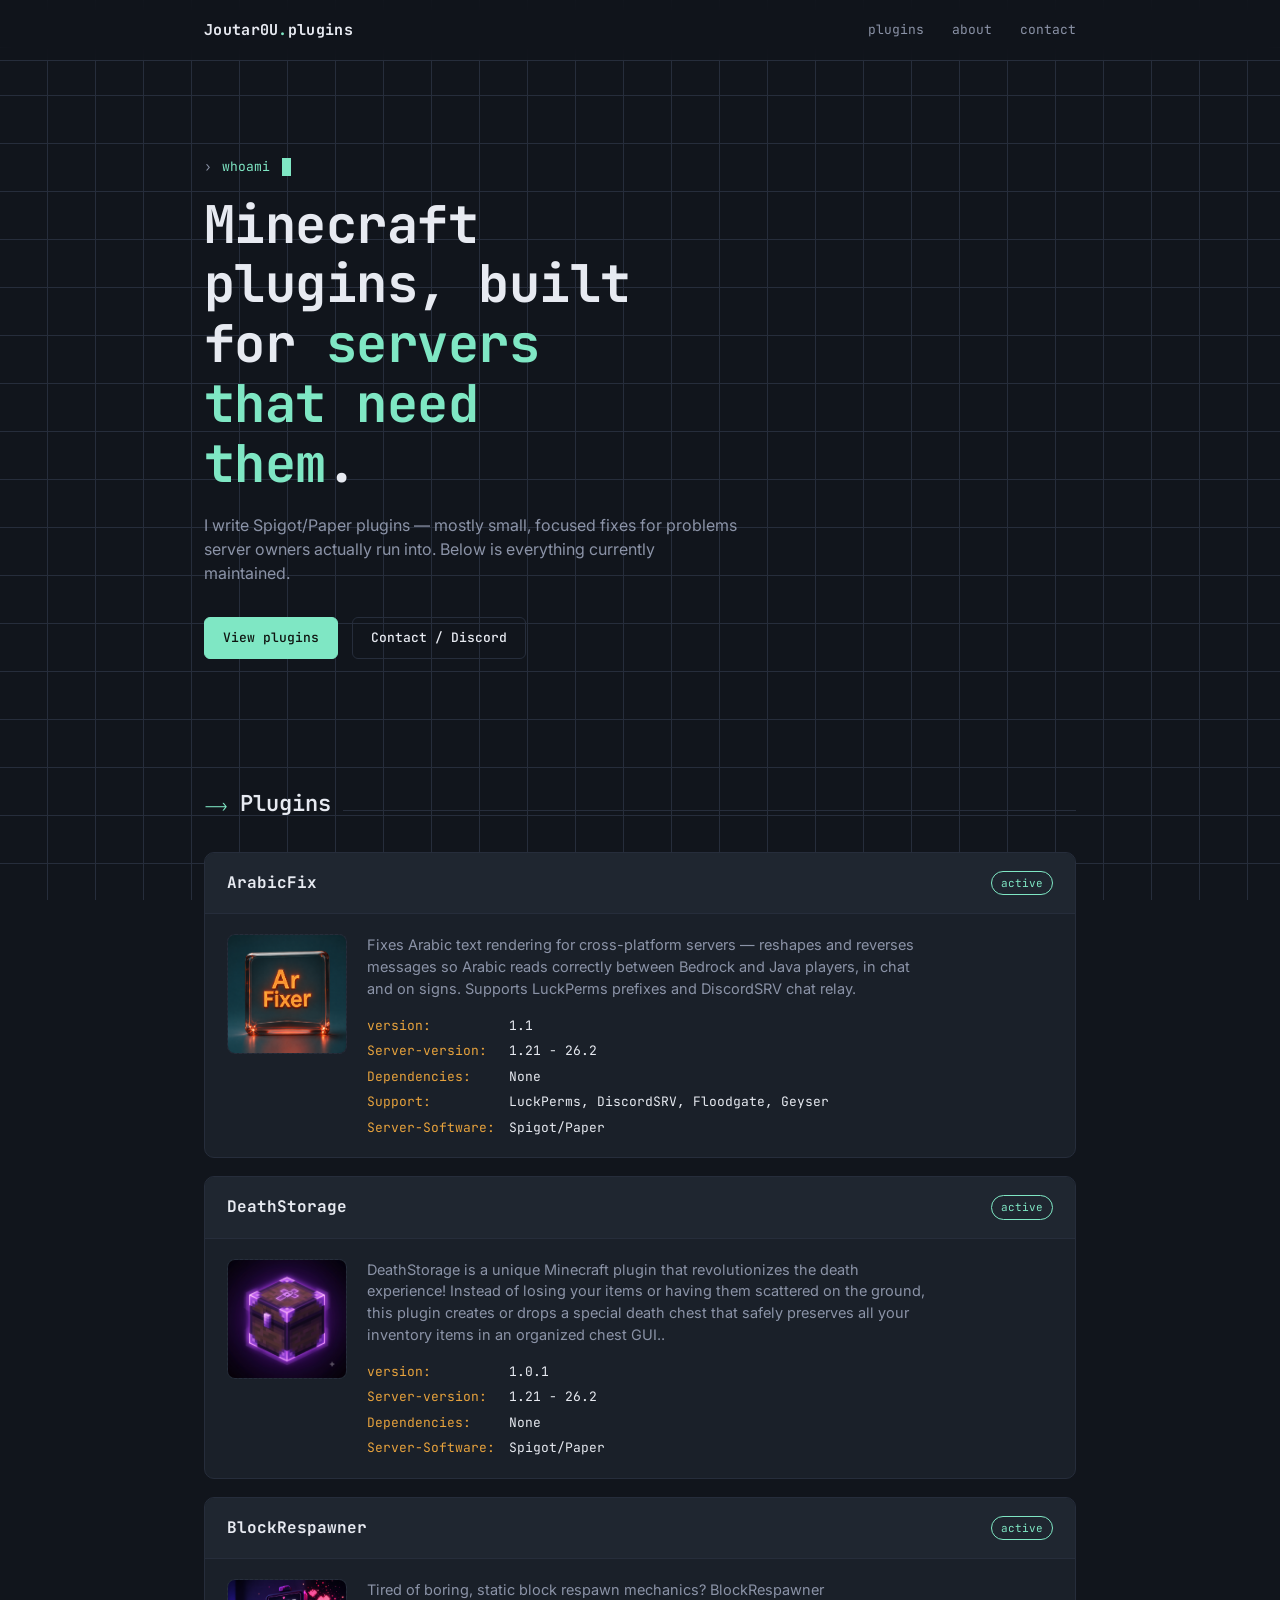
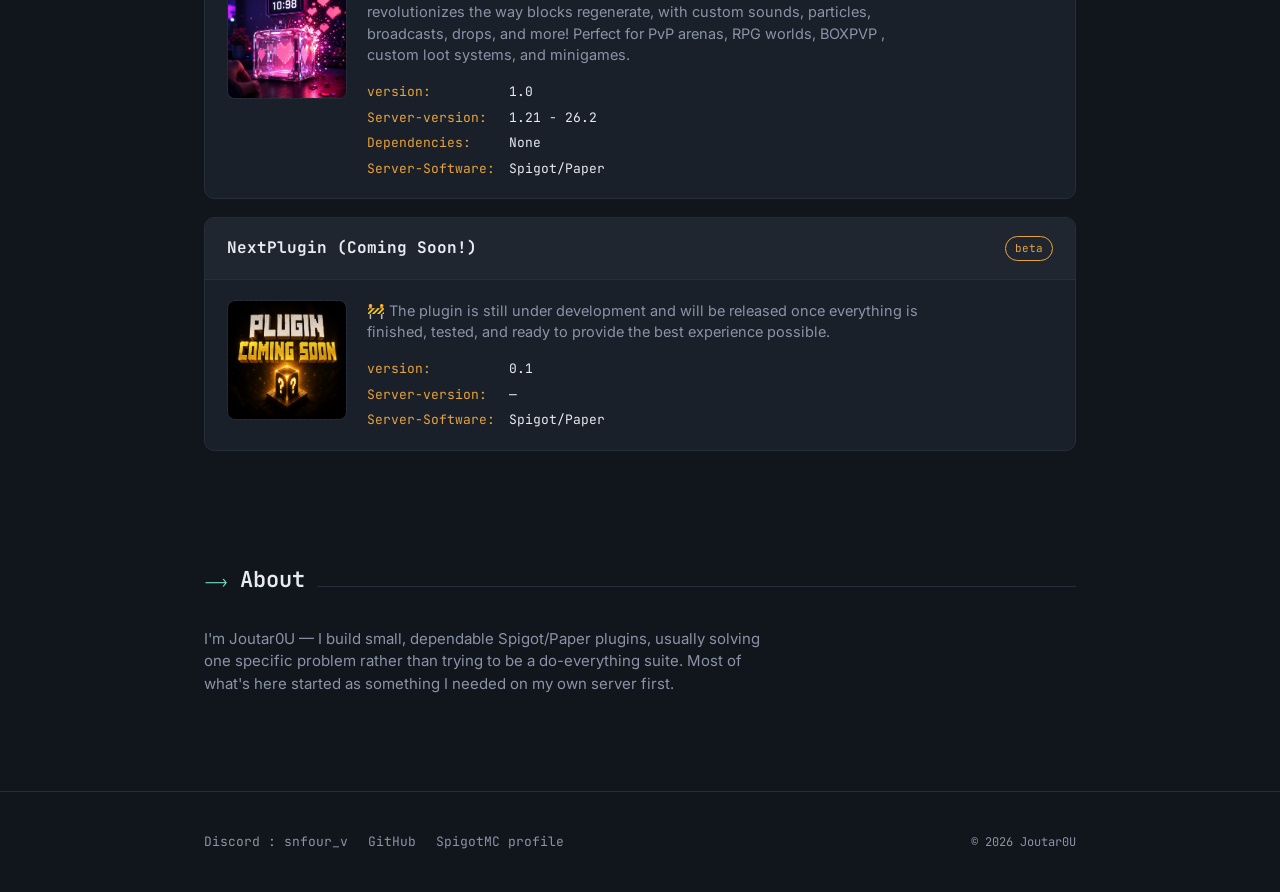
<file: index.html>
<!DOCTYPE html>
<html lang="en">
<head>
<meta charset="UTF-8">
<meta name="viewport" content="width=device-width, initial-scale=1.0">
<title>Joutar0U — Plugin Portfolio</title>
<style>
  @import url('https://fonts.googleapis.com/css2?family=JetBrains+Mono:wght@400;500;600;700&family=Inter:wght@400;500;600&display=swap');

  :root{
    --bg:#11151C;
    --surface:#1A2029;
    --surface-2:#1F2630;
    --rule:#262D3B;
    --text:#E7EAF1;
    --text-dim:#8B93A7;
    --accent:#7FE7C4;
    --accent-2:#E8A33D;
    --mono:'JetBrains Mono', ui-monospace, SFMono-Regular, Menlo, Consolas, monospace;
    --sans:'Inter', system-ui, -apple-system, sans-serif;
  }

  *{box-sizing:border-box; margin:0; padding:0;}

  html{scroll-behavior:smooth;}

  body{
    background:var(--bg);
    color:var(--text);
    font-family:var(--sans);
    line-height:1.5;
    background-image:
      linear-gradient(var(--rule) 1px, transparent 1px),
      linear-gradient(90deg, var(--rule) 1px, transparent 1px);
    background-size:48px 48px;
    background-position:-1px -1px;
    background-attachment:fixed;
  }

  a{color:inherit; text-decoration:none;}

  .wrap{max-width:920px; margin:0 auto; padding:0 24px;}

  /* ---------- NAV ---------- */
  nav{
    position:sticky; top:0; z-index:10;
    background:rgba(17,21,28,0.85);
    backdrop-filter:blur(8px);
    border-bottom:1px solid var(--rule);
  }
  nav .wrap{display:flex; align-items:center; justify-content:space-between; height:60px;}
  .brand{font-family:var(--mono); font-weight:700; font-size:15px; letter-spacing:0.02em;}
  .brand .dot{color:var(--accent);}
  .navlinks{display:flex; gap:28px; font-family:var(--mono); font-size:13px; color:var(--text-dim);}
  .navlinks a:hover{color:var(--accent);}

  /* ---------- HERO ---------- */
  header.hero{padding:96px 0 72px;}
  .eyebrow{
    font-family:var(--mono); font-size:13px; color:var(--accent);
    display:flex; align-items:center; gap:10px; margin-bottom:18px;
  }
  .eyebrow::before{content:'›'; color:var(--text-dim);}
  .cursor{display:inline-block; width:9px; height:18px; background:var(--accent); margin-left:2px; animation:blink 1s steps(1) infinite;}
  @media (prefers-reduced-motion: reduce){ .cursor{animation:none; opacity:0.6;} }
  @keyframes blink{50%{opacity:0;}}

  h1{
    font-family:var(--mono);
    font-size:clamp(32px, 5vw, 52px);
    font-weight:700;
    letter-spacing:-0.01em;
    line-height:1.15;
    max-width:14ch;
  }
  h1 .hl{color:var(--accent);}

  .lede{
    margin-top:20px; max-width:54ch;
    color:var(--text-dim); font-size:16px;
  }

  .hero-links{margin-top:32px; display:flex; gap:14px; flex-wrap:wrap;}
  .btn{
    font-family:var(--mono); font-size:13px; font-weight:500;
    padding:10px 18px; border-radius:6px; border:1px solid var(--rule);
    transition:border-color .15s ease, color .15s ease, transform .15s ease;
  }
  .btn:hover{border-color:var(--accent); color:var(--accent); transform:translateY(-1px);}
  .btn.solid{background:var(--accent); color:#0E1410; border-color:var(--accent);}
  .btn.solid:hover{color:#0E1410; opacity:0.9; transform:translateY(-1px);}

  /* ---------- SECTION LABELS ---------- */
  .section{padding:56px 0;}
  .section-head{
    display:flex; align-items:baseline; gap:12px; margin-bottom:32px;
    font-family:var(--mono);
  }
  .section-head .tag{color:var(--accent); font-size:13px;}
  .section-head h2{font-size:22px; font-weight:600;}
  .section-head .rule{flex:1; height:1px; background:var(--rule);}

  /* ---------- PLUGIN CARDS (yaml manifest style) ---------- */
  .plugins{display:flex; flex-direction:column; gap:18px;}

  .card{
    background:var(--surface);
    border:1px solid var(--rule);
    border-radius:10px;
    overflow:hidden;
    transition:border-color .15s ease;
  }
  .card:hover{border-color:var(--accent);}

  /* clickable card variant */
  a.card{display:block; cursor:pointer;}
  a.card:hover .card-name{color:var(--accent);}

  .card-top{
    display:flex; align-items:center; justify-content:space-between;
    padding:18px 22px; border-bottom:1px solid var(--rule);
    background:var(--surface-2);
  }
  .card-name{font-family:var(--mono); font-weight:700; font-size:16px; transition:color .15s ease;}
  .badges{display:flex; gap:8px;}
  .badge{
    font-family:var(--mono); font-size:11px; padding:3px 9px;
    border-radius:999px; border:1px solid var(--rule); color:var(--text-dim);
  }
  .badge.status-active{color:var(--accent); border-color:var(--accent);}
  .badge.status-beta{color:var(--accent-2); border-color:var(--accent-2);}

  /* body now splits into image + text */
  .card-body{padding:20px 22px; display:flex; gap:20px; align-items:flex-start;}
  .card-body p{color:var(--text-dim); font-size:14.5px; max-width:62ch;}

  .card-img{
    flex:0 0 120px;
    width:120px; height:120px;
    border-radius:8px;
    border:1px dashed var(--rule);
    background:var(--surface-2);
    display:flex; align-items:center; justify-content:center;
    overflow:hidden;
  }
  .card-img img{width:100%; height:100%; object-fit:cover; display:block;}
  .card-img .img-placeholder{
    font-family:var(--mono); font-size:11px; color:var(--text-dim);
    text-align:center; padding:8px;
  }

  .card-text{flex:1; min-width:0;}

  .meta{
    margin-top:16px; font-family:var(--mono); font-size:13px;
    color:var(--text-dim); display:grid; grid-template-columns:auto 1fr; gap:6px 14px;
  }
  .meta .k{color:var(--accent-2);}
  .meta .v{color:var(--text);}

  .card-links{
    margin-top:18px; display:flex; gap:10px; flex-wrap:wrap;
  }
  .card-links a{
    font-family:var(--mono); font-size:12.5px; color:var(--text-dim);
    border:1px solid var(--rule); padding:6px 12px; border-radius:6px;
    transition:border-color .15s ease, color .15s ease;
  }
  .card-links a:hover{border-color:var(--accent); color:var(--accent);}

  /* ---------- ABOUT ---------- */
  .about p{color:var(--text-dim); max-width:64ch; font-size:15px;}

  /* ---------- FOOTER ---------- */
  footer{border-top:1px solid var(--rule); padding:40px 0; margin-top:40px;}
  footer .wrap{display:flex; align-items:center; justify-content:space-between; flex-wrap:wrap; gap:16px;}
  footer .f-links{display:flex; gap:20px; font-family:var(--mono); font-size:13px; color:var(--text-dim);}
  footer .f-links a:hover{color:var(--accent);}
  footer .copy{font-family:var(--mono); font-size:12px; color:var(--text-dim);}

  @media (max-width:640px){
    .navlinks{display:none;}
    .meta{grid-template-columns:1fr;}
    .card-body{flex-direction:column;}
    .card-img{width:100%; flex:0 0 auto; height:160px;}
  }
</style>
</head>
<body>

<nav>
  <div class="wrap">
    <div class="brand">Joutar0U<span class="dot">.</span>plugins</div>
    <div class="navlinks">
      <a href="#plugins">plugins</a>
      <a href="#about">about</a>
      <a href="#contact">contact</a>
    </div>
  </div>
</nav>

<header class="hero">
  <div class="wrap">
    <div class="eyebrow">whoami<span class="cursor"></span></div>
    <h1>Minecraft plugins, built for <span class="hl">servers that need them</span>.</h1>
    <p class="lede">
      I write Spigot/Paper plugins — mostly small, focused fixes for problems server owners
      actually run into. Below is everything currently maintained.
    </p>
    <div class="hero-links">
      <a class="btn solid" href="#plugins">View plugins</a>
      <a class="btn" href="#contact">Contact / Discord</a>
    </div>
  </div>
</header>

<section class="section" id="plugins">
  <div class="wrap">
    <div class="section-head">
      <span class="tag">--></span>
      <h2>Plugins</h2>
      <div class="rule"></div>
    </div>

    <div class="plugins">

      <!-- ArabicFix — clickable, links to its own detail page -->
      <a class="card" href="arabicfix/arabicfix.html">
        <div class="card-top">
          <div class="card-name">ArabicFix</div>
          <div class="badges">
            <span class="badge status-active">active</span>
          </div>
        </div>
        <div class="card-body">
          <div class="card-img">
            <!-- replace the placeholder div below with an <img src="..." alt="ArabicFix"> when you have an image -->
            <img src="arabicfix/arabicfix.jpg" alt="ArabicFix screenshot">
          </div>
          <div class="card-text">
            <p>
              Fixes Arabic text rendering for cross-platform servers — reshapes and reverses
              messages so Arabic reads correctly between Bedrock and Java players, in chat
              and on signs. Supports LuckPerms prefixes and DiscordSRV chat relay.
            </p>
            <div class="meta">
              <span class="k">version:</span><span class="v">1.1</span>
              <span class="k">Server-version:</span><span class="v">1.21 - 26.2</span>
			  <span class="k">Dependencies:</span><span class="v">None</span>
              <span class="k">Support:</span><span class="v">LuckPerms, DiscordSRV, Floodgate, Geyser</span>
			  <span class="k">Server-Software:</span><span class="v">Spigot/Paper</span>
            </div>
          </div>
        </div>
      </a>
	  
	  <a class="card" href="DeathStorage/DeathStorage.html">
        <div class="card-top">
          <div class="card-name">DeathStorage</div>
          <div class="badges">
            <span class="badge status-active">active</span>
          </div>
        </div>
        <div class="card-body">
          <div class="card-img">
            <!-- replace the placeholder div below with an <img src="..." alt="DeathStorage"> when you have an image -->
            <img src="DeathStorage/DeathStorage.jpg" alt="DeathStorage screenshot">
          </div>
          <div class="card-text">
            <p>
              DeathStorage is a unique Minecraft plugin that revolutionizes the death experience!
			  Instead of losing your items or having them scattered on the ground,
			  this plugin creates or drops a special death chest that safely preserves
			  all your inventory items in an organized chest GUI..
            </p>
            <div class="meta">
              <span class="k">version:</span><span class="v">1.0.1</span>
              <span class="k">Server-version:</span><span class="v">1.21 - 26.2</span>
			  <span class="k">Dependencies:</span><span class="v">None</span>
			  <span class="k">Server-Software:</span><span class="v">Spigot/Paper</span>
            </div>
          </div>
        </div>
      </a>
	  
	  <a class="card" href="BlockRespawner/BlockRespawner.html">
        <div class="card-top">
          <div class="card-name">BlockRespawner</div>
          <div class="badges">
            <span class="badge status-active">active</span>
          </div>
        </div>
        <div class="card-body">
          <div class="card-img">
            <!-- replace the placeholder div below with an <img src="..." alt="BlockRespawner"> when you have an image -->
            <img src="BlockRespawner/BlockRespawner.jpg" alt="BlockRespawner screenshot">
          </div>
          <div class="card-text">
            <p>
              Tired of boring, static block respawn mechanics?
			  BlockRespawner revolutionizes the way blocks regenerate,
			  with custom sounds, particles, broadcasts, drops, and more!
			  Perfect for PvP arenas, RPG worlds, BOXPVP , custom loot systems, and minigames.
            </p>
            <div class="meta">
              <span class="k">version:</span><span class="v">1.0</span>
              <span class="k">Server-version:</span><span class="v">1.21 - 26.2</span>
              <span class="k">Dependencies:</span><span class="v">None</span>
			  <span class="k">Server-Software:</span><span class="v">Spigot/Paper</span>
            </div>
          </div>
        </div>
      </a>

      <!--
        DUPLICATE THE BLOCK ABOVE FOR EACH ADDITIONAL PLUGIN.
        Swap: name, status badge (status-active / status-beta), description,
        version/api-version/softdepend, the image, and the href target.
        Example placeholder plugin below — replace or delete.
      -->

      <div class="card">
        <div class="card-top">
          <div class="card-name">NextPlugin (Coming Soon!)</div>
          <div class="badges">
            <span class="badge status-beta">beta</span>
          </div>
        </div>
        <div class="card-body">
          <div class="card-img">
            <img src="coming soon.jpg" alt="coming soon screenshot">
          </div>
          <div class="card-text">
            <p>
              🚧 The plugin is still under development and will be released once everything is finished, tested, and ready to provide the best experience possible.
            </p>
            <div class="meta">
              <span class="k">version:</span><span class="v">0.1</span>
              <span class="k">Server-version:</span><span class="v">—</span>
              <span class="k">Server-Software:</span><span class="v">Spigot/Paper</span>
            </div>
          </div>
        </div>
      </div>

    </div>
  </div>
</section>

<section class="section about" id="about">
  <div class="wrap">
    <div class="section-head">
      <span class="tag">--></span>
      <h2>About</h2>
      <div class="rule"></div>
    </div>
    <p>
      I'm Joutar0U — I build small, dependable Spigot/Paper plugins, usually solving one
      specific problem rather than trying to be a do-everything suite. Most of what's here
      started as something I needed on my own server first.
    </p>
  </div>
</section>

<footer id="contact">
  <div class="wrap">
    <div class="f-links">
      <a href="https://discord.gg/V2tMdnDUq">Discord : snfour_v</a>
      <a href="#">GitHub</a>
      <a href="https://www.spigotmc.org/members/joutar0u.2323052/">SpigotMC profile</a>
    </div>
    <div class="copy">© 2026 Joutar0U</div>
  </div>
</footer>

</body>
</html>
</file>
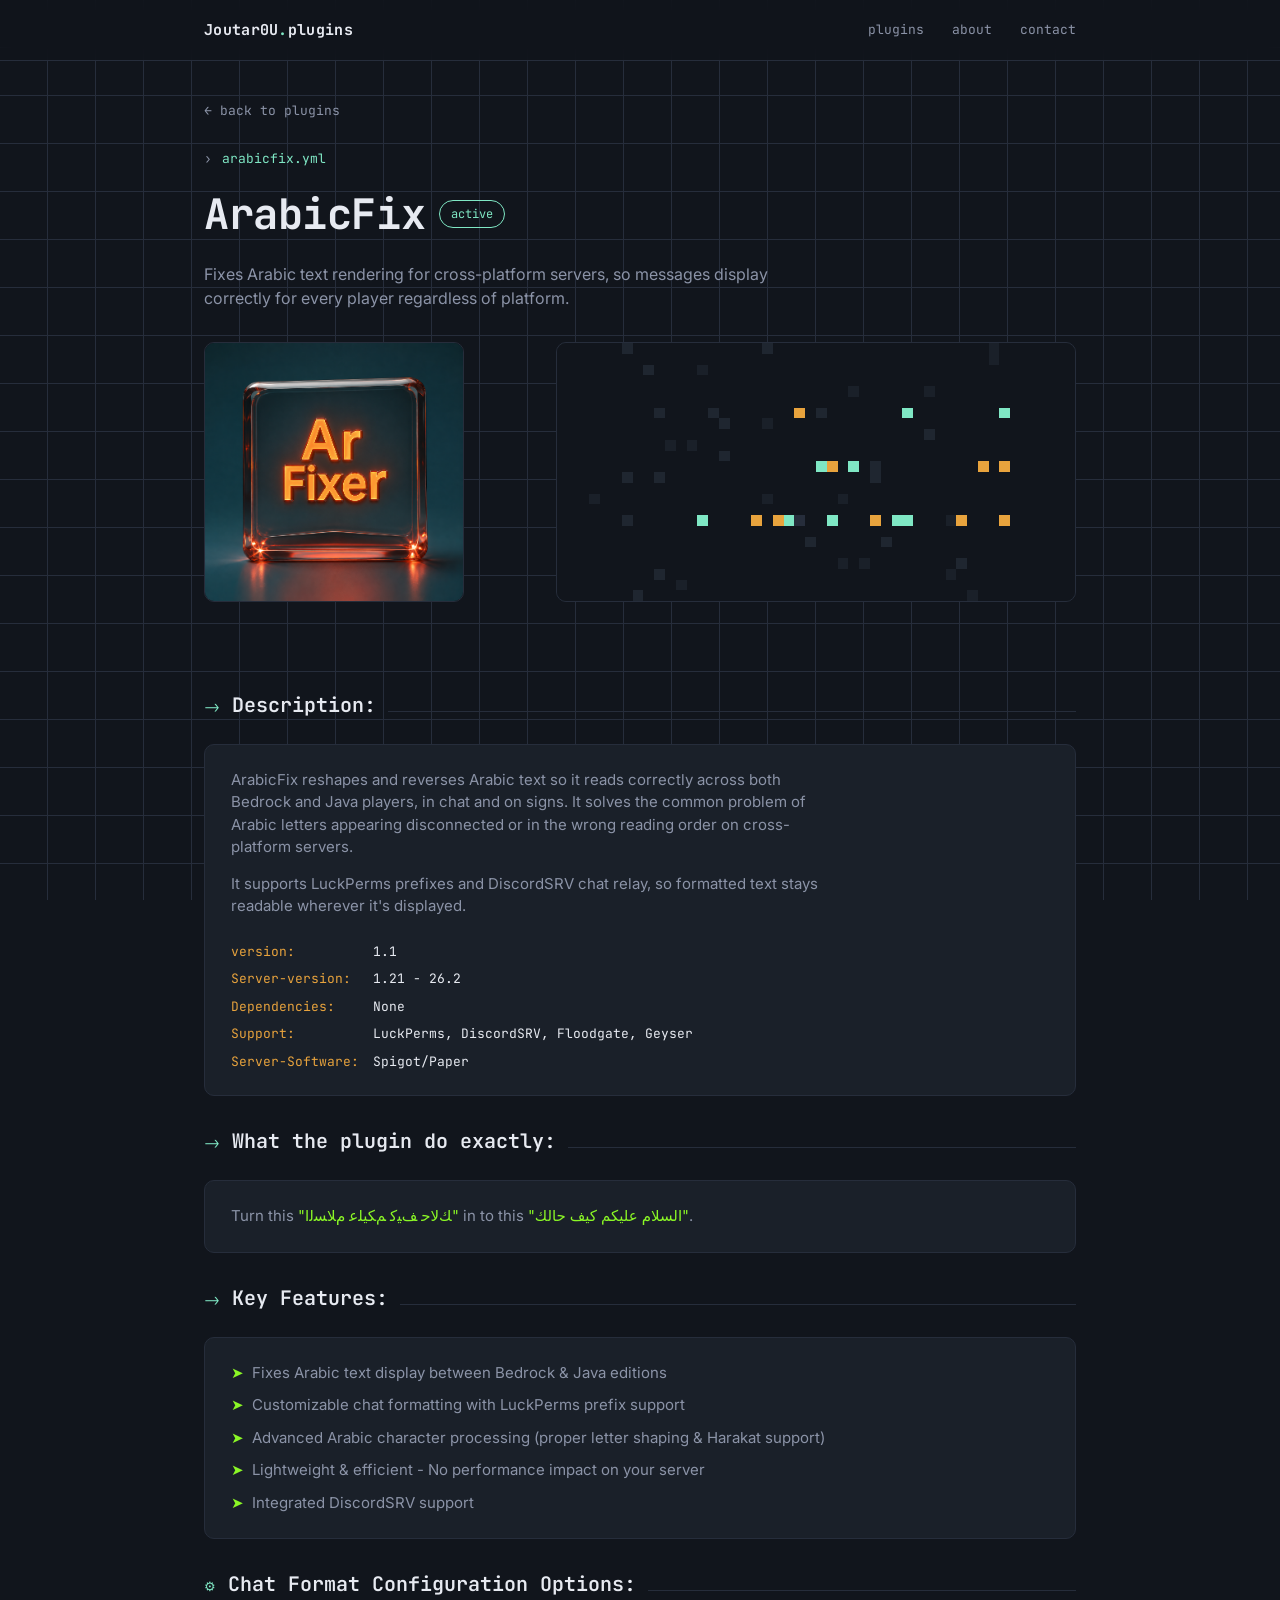
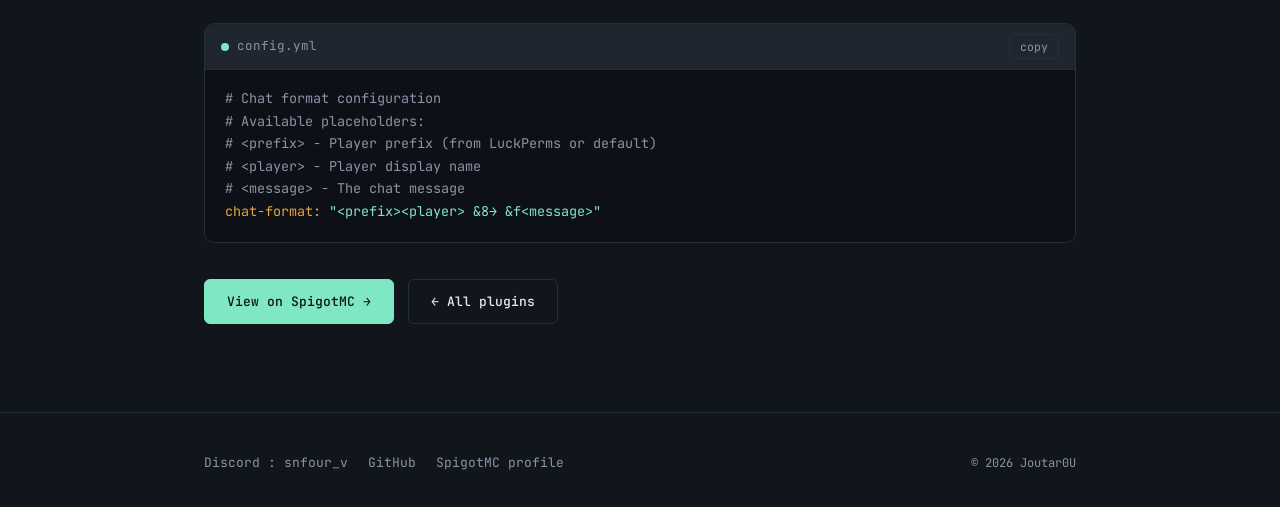
<file: arabicfix/arabicfix.html>
<!DOCTYPE html>
<html lang="en">
<head>
<meta charset="UTF-8">
<meta name="viewport" content="width=device-width, initial-scale=1.0">
<title>ArabicFix — Joutar0U Plugins</title>
<style>
  @import url('https://fonts.googleapis.com/css2?family=JetBrains+Mono:wght@400;500;600;700&family=Inter:wght@400;500;600&display=swap');
 
  :root{
    --bg:#11151C;
    --surface:#1A2029;
    --surface-2:#1F2630;
    --rule:#262D3B;
    --text:#E7EAF1;
    --text-dim:#8B93A7;
    --accent:#7FE7C4;
    --accent-2:#E8A33D;
    --mono:'JetBrains Mono', ui-monospace, SFMono-Regular, Menlo, Consolas, monospace;
    --sans:'Inter', system-ui, -apple-system, sans-serif;
  }
 
  *{box-sizing:border-box; margin:0; padding:0;}
  html{scroll-behavior:smooth;}
 
  body{
    background:var(--bg);
    color:var(--text);
    font-family:var(--sans);
    line-height:1.5;
    background-image:
      linear-gradient(var(--rule) 1px, transparent 1px),
      linear-gradient(90deg, var(--rule) 1px, transparent 1px);
    background-size:48px 48px;
    background-position:-1px -1px;
    background-attachment:fixed;
  }
 
  a{color:inherit; text-decoration:none;}
  .wrap{max-width:920px; margin:0 auto; padding:0 24px;}
 
  /* ---------- NAV ---------- */
  nav{
    position:sticky; top:0; z-index:10;
    background:rgba(17,21,28,0.85);
    backdrop-filter:blur(8px);
    border-bottom:1px solid var(--rule);
  }
  nav .wrap{display:flex; align-items:center; justify-content:space-between; height:60px;}
  .brand{font-family:var(--mono); font-weight:700; font-size:15px; letter-spacing:0.02em;}
  .brand .dot{color:var(--accent);}
  .navlinks{display:flex; gap:28px; font-family:var(--mono); font-size:13px; color:var(--text-dim);}
  .navlinks a:hover{color:var(--accent);}
 
  /* ---------- BACK LINK ---------- */
  .back{
    display:inline-flex; align-items:center; gap:6px;
    font-family:var(--mono); font-size:13px; color:var(--text-dim);
    margin:40px 0 0;
  }
  .back:hover{color:var(--accent);}
 
  /* ---------- PLUGIN HEADER ---------- */
  .plugin-head{padding:28px 0 40px; position:relative;}
  .eyebrow{
    font-family:var(--mono); font-size:13px; color:var(--accent);
    display:flex; align-items:center; gap:10px; margin-bottom:14px;
  }
  .eyebrow::before{content:'›'; color:var(--text-dim);}
 
  .title-row{display:flex; align-items:center; gap:14px; flex-wrap:wrap;}
  h1{
    font-family:var(--mono);
    font-size:clamp(28px, 4.5vw, 42px);
    font-weight:700;
    letter-spacing:-0.01em;
  }
  .badge{
    font-family:var(--mono); font-size:12px; padding:4px 11px;
    border-radius:999px; border:1px solid var(--accent); color:var(--accent);
  }
 
  .lede{
    margin-top:16px; max-width:60ch;
    color:var(--text-dim); font-size:16px;
  }
 
  /* ---------- IMAGE ---------- */
  .head-row{
    margin-top:32px;
    display:flex;
    align-items:flex-start;
    justify-content:space-between;
    gap:24px;
    flex-wrap:wrap;
  }
 
  .plugin-img{
    width:260px;
    height:260px;
    border-radius:10px;
    border:1px dashed var(--rule);
    background:var(--surface);
    display:flex; align-items:center; justify-content:center;
    overflow:hidden;
    flex-shrink:0;
  }
  .plugin-img:has(img){
    border-style:solid;
    background:transparent;
  }
  .plugin-img img{width:100%; height:100%; object-fit:cover; display:block;}
  .plugin-img .img-placeholder{
    font-family:var(--mono); font-size:14px; color:var(--text-dim);
  }
 
  /* ---------- PIXEL ANIMATION ---------- */
  .pixel-anim{
    flex:1;
    min-width:260px;
    max-width:520px;
    height:260px;
    border-radius:10px;
    border:1px solid var(--rule);
    background:var(--surface);
    image-rendering:pixelated;
    display:block;
  }
 
  /* ---------- DESCRIPTION ---------- */
  .section{padding:48px 0;}
  .section-head{
    display:flex; align-items:baseline; gap:12px; margin-bottom:24px;
    font-family:var(--mono);
  }
  .section-head .tag{color:var(--accent); font-size:13px;}
  .section-head h2{font-size:20px; font-weight:600;}
  .section-head .rule{flex:1; height:1px; background:var(--rule);}
 
  .desc{
    background:var(--surface);
    border:1px solid var(--rule);
    border-radius:10px;
    padding:24px 26px;
  }
  .desc p{color:var(--text-dim); font-size:15px; max-width:68ch;}
  .desc p + p{margin-top:14px;}
 
  .desc ul{
    list-style:none;
    color:var(--text-dim);
    font-size:15px;
    max-width:68ch;
    display:flex;
    flex-direction:column;
    gap:10px;
  }
  .desc ul li{display:flex; align-items:flex-start; gap:8px;}
 
  .meta{
    margin-top:24px; font-family:var(--mono); font-size:13px;
    color:var(--text-dim); display:grid; grid-template-columns:auto 1fr; gap:8px 14px;
  }
  .meta .k{color:var(--accent-2);}
  .meta .v{color:var(--text);}
 
  /* ---------- CTA ---------- */
  .cta{margin-top:36px; display:flex; gap:14px; flex-wrap:wrap;}
  .btn{
    font-family:var(--mono); font-size:13px; font-weight:500;
    padding:12px 22px; border-radius:6px; border:1px solid var(--rule);
    transition:border-color .15s ease, color .15s ease, transform .15s ease;
  }
  .btn:hover{border-color:var(--accent); color:var(--accent); transform:translateY(-1px);}
  .btn.solid{background:var(--accent); color:#0E1410; border-color:var(--accent);}
  .btn.solid:hover{color:#0E1410; opacity:0.9; transform:translateY(-1px);}
 
  /* ---------- FOOTER ---------- */
  footer{border-top:1px solid var(--rule); padding:40px 0; margin-top:40px;}
  footer .wrap{display:flex; align-items:center; justify-content:space-between; flex-wrap:wrap; gap:16px;}
  footer .f-links{display:flex; gap:20px; font-family:var(--mono); font-size:13px; color:var(--text-dim);}
  footer .f-links a:hover{color:var(--accent);}
  footer .copy{font-family:var(--mono); font-size:12px; color:var(--text-dim);}
 
  @media (max-width:640px){
    .navlinks{display:none;}
    .meta{grid-template-columns:1fr;}
    .pixel-anim{display:none;}
  }
  
  .highlight {
    color: #8BF726;
  }
  
  /* -----------------the code section ---------------*/
  .code-box{
    background:#0D1117;
    border:1px solid var(--rule);
    border-radius:10px;
    overflow:hidden;
    font-family:var(--mono);
  }
  .code-box-top{
    display:flex; align-items:center; justify-content:space-between;
    padding:10px 16px;
    background:var(--surface-2);
    border-bottom:1px solid var(--rule);
  }
  .code-box-title{
    font-size:12.5px; color:var(--text-dim);
    display:flex; align-items:center; gap:8px;
  }
  .code-box-title::before{
    content:''; width:8px; height:8px; border-radius:50%;
    background:var(--accent); display:inline-block;
  }
  .code-box-copy{
    font-family:var(--mono); font-size:11.5px; color:var(--text-dim);
    background:none; border:1px solid var(--rule); border-radius:5px;
    padding:4px 10px; cursor:pointer;
    transition:border-color .15s ease, color .15s ease;
  }
  .code-box-copy:hover{border-color:var(--accent); color:var(--accent);}
  .code-box pre{
    margin:0; padding:18px 20px;
    overflow-x:auto;
    font-size:13.5px; line-height:1.6;
  }
  .code-box code{font-family:var(--mono); white-space:pre;}
 
  /* simple yaml-ish highlighting via spans */
  .yk{color:var(--accent-2);}      /* keys */
  .ys{color:var(--accent);}        /* strings/values */
  .yc{color:var(--text-dim);}      /* comments */
  .yn{color:#C9A0FF;}              /* numbers/bools */
  
</style>
</head>
<body>

<nav>
  <div class="wrap">
    <div class="brand">Joutar0U<span class="dot">.</span>plugins</div>
    <div class="navlinks">
      <a href="../index.html#plugins">plugins</a>
      <a href="../index.html#about">about</a>
      <a href="../index.html#contact">contact</a>
    </div>
  </div>
</nav>

<div class="wrap">
  <a class="back" href="../index.html">&larr; back to plugins</a>

  <header class="plugin-head">
    <div class="eyebrow">arabicfix.yml</div>
    <div class="title-row">
      <h1>ArabicFix</h1>
      <span class="badge">active</span>
    </div>
    <p class="lede">
      Fixes Arabic text rendering for cross-platform servers, so messages display correctly
      for every player regardless of platform.
    </p>
     <div class="head-row">
    <!-- replace the placeholder div below with an <img src="..." alt="ArabicFix screenshot"> when you have an image -->
    <div class="plugin-img">
      <img src="arabicfix.jpg" alt="ArabicFix screenshot">
    </div>
	 <canvas id="pixelAnim" class="pixel-anim" width="480" height="240"></canvas>
	 </div>
  </header>

  <section class="section">
    <div class="section-head">
      <span class="tag">-></span>
      <h2>Description:</h2>
      <div class="rule"></div>
    </div>

    <div class="desc">
      <p>
        ArabicFix reshapes and reverses Arabic text so it reads correctly across both
        Bedrock and Java players, in chat and on signs. It solves the common problem of
        Arabic letters appearing disconnected or in the wrong reading order on
        cross-platform servers.
      </p>
      <p>
        It supports LuckPerms prefixes and DiscordSRV chat relay, so formatted text stays
        readable wherever it's displayed.
      </p>

      <div class="meta">
        <span class="k">version:</span><span class="v">1.1</span>
        <span class="k">Server-version:</span><span class="v">1.21 - 26.2</span>
	    <span class="k">Dependencies:</span><span class="v">None</span>
        <span class="k">Support:</span><span class="v">LuckPerms, DiscordSRV, Floodgate, Geyser</span>
	    <span class="k">Server-Software:</span><span class="v">Spigot/Paper</span>
      </div>
	  
    </div>
	<div style="height: 30px;"></div>
	<div class="section-head">
      <span class="tag">-></span>
      <h2>What the plugin do exactly:</h2>
      <div class="rule"></div>
    </div>
	
	<div class="desc">
      <p>
        Turn this <span class="highlight" dir="rtl">"ﻚﻟﺎﺣ ﻒﻴﻛ ﻢﻜﻴﻠﻋ مﻼﺴﻟﺍ"</span>  in to this   <span class="highlight" dir="rtl">"السلام عليكم كيف حالك"</span>.
      </p>
    </div>
	
	<div style="height: 30px;"></div>
	<div class="section-head">
      <span class="tag">-></span>
      <h2>Key Features:</h2>
      <div class="rule"></div>
    </div>
	
	<div class="desc">
      <ul>
        <li><span class="highlight">➤</span> Fixes Arabic text display between Bedrock & Java editions</li>
        <li><span class="highlight">➤</span> Customizable chat formatting with LuckPerms prefix support</li>
        <li><span class="highlight">➤</span> Advanced Arabic character processing (proper letter shaping & Harakat support)</li>
        <li><span class="highlight">➤</span> Lightweight & efficient - No performance impact on your server</li>
        <li><span class="highlight">➤</span> Integrated DiscordSRV support</li>
      </ul>
    </div>
	
	<div style="height: 30px;"></div>
	<div class="section-head">
      <span class="tag">⚙</span>
      <h2>Chat Format Configuration Options:</h2>
      <div class="rule"></div>
    </div>
	
	<div class="code-box">
  <div class="code-box-top">
    <span class="code-box-title">config.yml</span>
    <button class="code-box-copy" onclick="
      navigator.clipboard.writeText(document.getElementById('configYmlCode').innerText);
      this.innerText='copied!';
      setTimeout(()=>this.innerText='copy',1200);
    ">copy</button>
  </div>
  <pre><code id="configYmlCode"><span class="yc"># Chat format configuration</span>
<span class="yc"># Available placeholders:</span>
<span class="yc"># &lt;prefix&gt; - Player prefix (from LuckPerms or default)</span>
<span class="yc"># &lt;player&gt; - Player display name</span>
<span class="yc"># &lt;message&gt; - The chat message</span>
<span class="yk">chat-format:</span> <span class="ys">"&lt;prefix&gt;&lt;player&gt; &8→ &f&lt;message&gt;"</span></code></pre>
</div>
   
   

    <div class="cta">
      <!-- add the real SpigotMC link here when ready -->
      <a class="btn solid" href="https://www.spigotmc.org/resources/arabic-fixer-for-bedrock-1-21-26-2.127413/" target="_blank" rel="noopener">View on SpigotMC →</a>
      <a class="btn" href="../index.html#plugins">← All plugins</a>
    </div>
  </section>
</div>

<footer id="contact">
  <div class="wrap">
    <div class="f-links">
      <a href="https://discord.gg/V2tMdnDUq">Discord : snfour_v</a>
      <a href="#">GitHub</a>
      <a href="https://www.spigotmc.org/members/joutar0u.2323052/">SpigotMC profile</a>
    </div>
    <div class="copy">© 2026 Joutar0U</div>
  </div>
</footer>

<script>
(function(){
  const canvas = document.getElementById('pixelAnim');
  const ctx = canvas.getContext('2d');
 
  // low-res grid scaled up by CSS image-rendering:pixelated
  const COLS = 48, ROWS = 24;
  const cellW = canvas.width / COLS;
  const cellH = canvas.height / ROWS;
 
  // colors pulled from the page palette
  const palette = ['#11151C', '#1A2029', '#1F2630', '#262D3B', '#7FE7C4', '#E8A33D'];
 
  // "garbled" vs "fixed" character glyphs drawn as pixel blocks
  // we simulate scrambled noise resolving into a clean readable pattern (like ArabicFix resolving text)
  const grid = new Array(COLS * ROWS).fill(0);
 
  // target pattern: a simple right-to-left "checkmark/text line" shape to represent fixed text
  function buildTarget(){
    const target = new Array(COLS * ROWS).fill(0);
    // draw a few horizontal "text lines" of blocks, rtl-ish, to suggest corrected text rows
    const lines = [6, 11, 16];
    lines.forEach((row, li) => {
      const len = 22 + li * 4;
      const startCol = COLS - 6 - len;
      for (let i = 0; i < len; i++){
        if (Math.random() > 0.18){
          const col = startCol + i;
          target[row * COLS + col] = 4 + (Math.random() > 0.7 ? 1 : 0);
        }
      }
    });
    return target;
  }
 
  let target = buildTarget();
  let progress = 0; // 0 = fully scrambled, 1 = fully resolved
  let direction = 1;
  let lastSwap = 0;
 
  function randomNoiseValue(){
    return Math.random() > 0.85 ? Math.floor(Math.random() * 4) : 0;
  }
 
  function step(timestamp){
    // animate progress as a slow pulse: scramble -> resolve -> hold -> rescramble
    progress += direction * 0.004;
    if (progress >= 1){ progress = 1; direction = -1; lastSwap = timestamp; }
    if (progress <= 0 && direction === -1){
      progress = 0;
      direction = 1;
      target = buildTarget();
    }
 
    for (let i = 0; i < grid.length; i++){
      const isTargetCell = target[i] > 0;
      if (isTargetCell){
        // resolve toward target color based on progress, with flicker before settling
        if (Math.random() < progress){
          grid[i] = target[i];
        } else {
          grid[i] = randomNoiseValue();
        }
      } else {
        // background cells occasionally flicker with faint noise, less as progress increases
        grid[i] = Math.random() < (0.04 * (1 - progress)) ? 1 + Math.floor(Math.random()*2) : 0;
      }
    }
 
    draw();
    requestAnimationFrame(step);
  }
 
  function draw(){
    ctx.fillStyle = palette[0];
    ctx.fillRect(0, 0, canvas.width, canvas.height);
 
    for (let r = 0; r < ROWS; r++){
      for (let c = 0; c < COLS; c++){
        const v = grid[r * COLS + c];
        if (v === 0) continue;
        ctx.fillStyle = palette[v];
        ctx.fillRect(c * cellW, r * cellH, cellW, cellH);
      }
    }
  }
 
  requestAnimationFrame(step);
})();
</script>

</body>
</html>
</file>
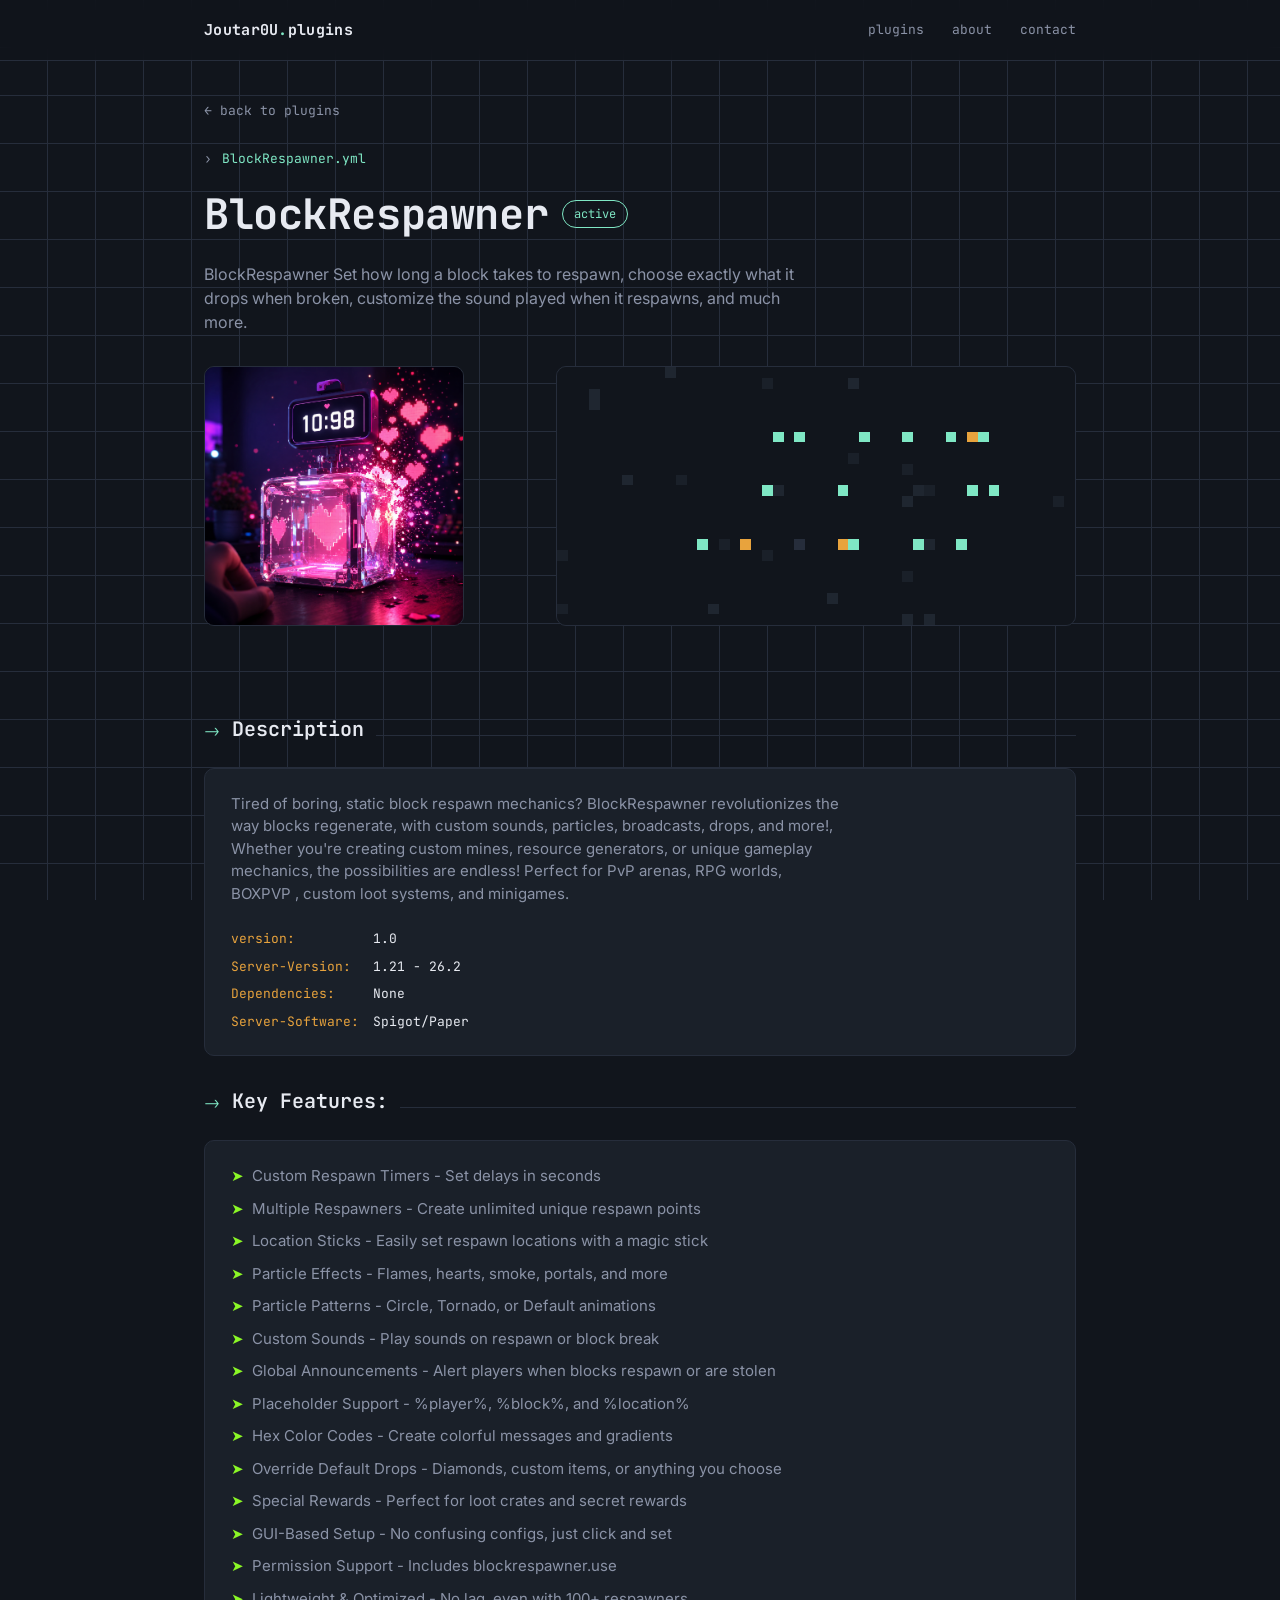
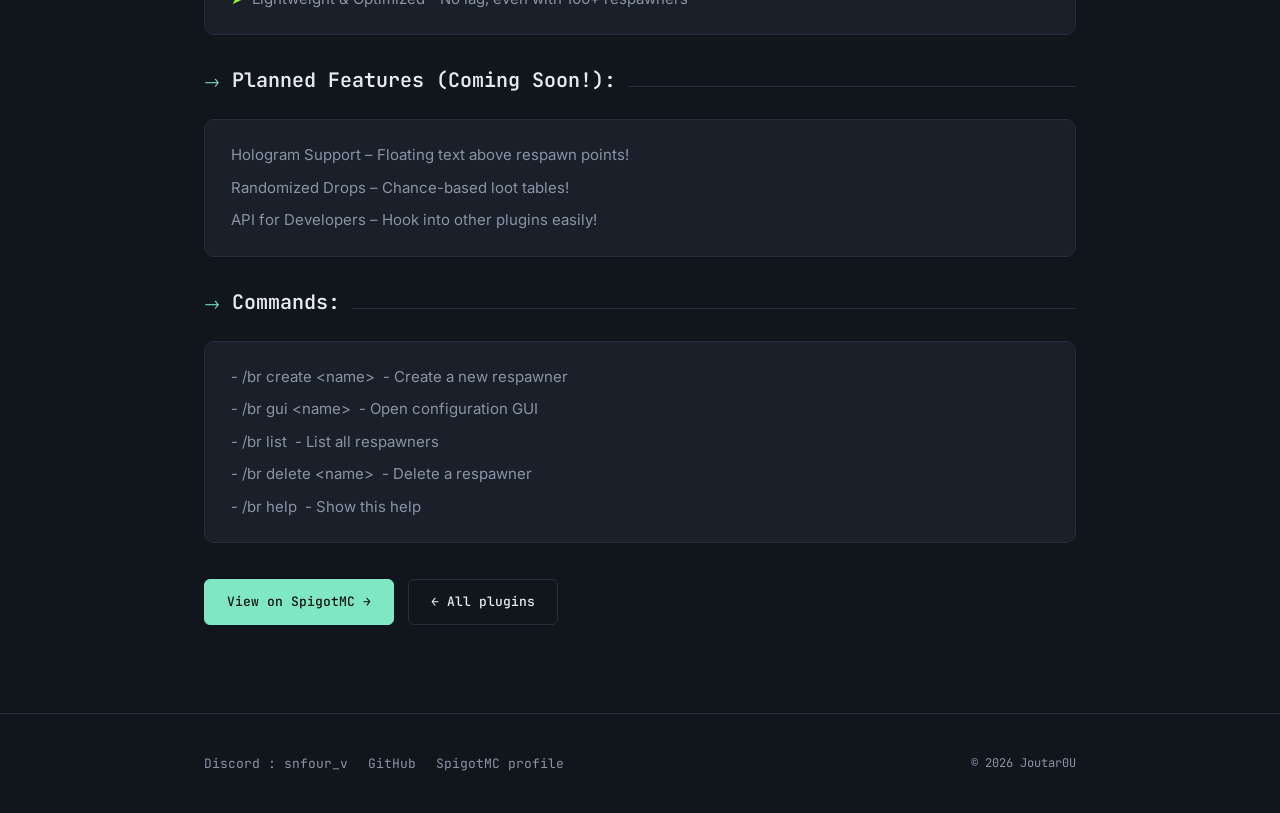
<file: BlockRespawner/BlockRespawner.html>
<!DOCTYPE html>
<html lang="en">
<head>
<meta charset="UTF-8">
<meta name="viewport" content="width=device-width, initial-scale=1.0">
<title>BlockRespawner — Joutar0U Plugins</title>
<style>
  @import url('https://fonts.googleapis.com/css2?family=JetBrains+Mono:wght@400;500;600;700&family=Inter:wght@400;500;600&display=swap');
 
  :root{
    --bg:#11151C;
    --surface:#1A2029;
    --surface-2:#1F2630;
    --rule:#262D3B;
    --text:#E7EAF1;
    --text-dim:#8B93A7;
    --accent:#7FE7C4;
    --accent-2:#E8A33D;
    --mono:'JetBrains Mono', ui-monospace, SFMono-Regular, Menlo, Consolas, monospace;
    --sans:'Inter', system-ui, -apple-system, sans-serif;
  }
 
  *{box-sizing:border-box; margin:0; padding:0;}
  html{scroll-behavior:smooth;}
 
  body{
    background:var(--bg);
    color:var(--text);
    font-family:var(--sans);
    line-height:1.5;
    background-image:
      linear-gradient(var(--rule) 1px, transparent 1px),
      linear-gradient(90deg, var(--rule) 1px, transparent 1px);
    background-size:48px 48px;
    background-position:-1px -1px;
    background-attachment:fixed;
  }
 
  a{color:inherit; text-decoration:none;}
  .wrap{max-width:920px; margin:0 auto; padding:0 24px;}
 
  /* ---------- NAV ---------- */
  nav{
    position:sticky; top:0; z-index:10;
    background:rgba(17,21,28,0.85);
    backdrop-filter:blur(8px);
    border-bottom:1px solid var(--rule);
  }
  nav .wrap{display:flex; align-items:center; justify-content:space-between; height:60px;}
  .brand{font-family:var(--mono); font-weight:700; font-size:15px; letter-spacing:0.02em;}
  .brand .dot{color:var(--accent);}
  .navlinks{display:flex; gap:28px; font-family:var(--mono); font-size:13px; color:var(--text-dim);}
  .navlinks a:hover{color:var(--accent);}
 
  /* ---------- BACK LINK ---------- */
  .back{
    display:inline-flex; align-items:center; gap:6px;
    font-family:var(--mono); font-size:13px; color:var(--text-dim);
    margin:40px 0 0;
  }
  .back:hover{color:var(--accent);}
 
  /* ---------- PLUGIN HEADER ---------- */
  .plugin-head{padding:28px 0 40px; position:relative;}
  .eyebrow{
    font-family:var(--mono); font-size:13px; color:var(--accent);
    display:flex; align-items:center; gap:10px; margin-bottom:14px;
  }
  .eyebrow::before{content:'›'; color:var(--text-dim);}
 
  .title-row{display:flex; align-items:center; gap:14px; flex-wrap:wrap;}
  h1{
    font-family:var(--mono);
    font-size:clamp(28px, 4.5vw, 42px);
    font-weight:700;
    letter-spacing:-0.01em;
  }
  .badge{
    font-family:var(--mono); font-size:12px; padding:4px 11px;
    border-radius:999px; border:1px solid var(--accent); color:var(--accent);
  }
 
  .lede{
    margin-top:16px; max-width:60ch;
    color:var(--text-dim); font-size:16px;
  }
 
  /* ---------- IMAGE ---------- */
  .head-row{
    margin-top:32px;
    display:flex;
    align-items:flex-start;
    justify-content:space-between;
    gap:24px;
    flex-wrap:wrap;
  }
 
  .plugin-img{
    width:260px;
    height:260px;
    border-radius:10px;
    border:1px dashed var(--rule);
    background:var(--surface);
    display:flex; align-items:center; justify-content:center;
    overflow:hidden;
    flex-shrink:0;
  }
  .plugin-img:has(img){
    border-style:solid;
    background:transparent;
  }
  .plugin-img img{width:100%; height:100%; object-fit:cover; display:block;}
  .plugin-img .img-placeholder{
    font-family:var(--mono); font-size:14px; color:var(--text-dim);
  }
 
  /* ---------- PIXEL ANIMATION ---------- */
  .pixel-anim{
    flex:1;
    min-width:260px;
    max-width:520px;
    height:260px;
    border-radius:10px;
    border:1px solid var(--rule);
    background:var(--surface);
    image-rendering:pixelated;
    display:block;
  }
 
  /* ---------- DESCRIPTION ---------- */
  .section{padding:48px 0;}
  .section-head{
    display:flex; align-items:baseline; gap:12px; margin-bottom:24px;
    font-family:var(--mono);
  }
  .section-head .tag{color:var(--accent); font-size:13px;}
  .section-head h2{font-size:20px; font-weight:600;}
  .section-head .rule{flex:1; height:1px; background:var(--rule);}
 
  .desc{
    background:var(--surface);
    border:1px solid var(--rule);
    border-radius:10px;
    padding:24px 26px;
  }
  .desc p{color:var(--text-dim); font-size:15px; max-width:68ch;}
  .desc p + p{margin-top:14px;}
 
  .desc ul{
    list-style:none;
    color:var(--text-dim);
    font-size:15px;
    max-width:68ch;
    display:flex;
    flex-direction:column;
    gap:10px;
  }
  .desc ul li{display:flex; align-items:flex-start; gap:8px;}
 
  .meta{
    margin-top:24px; font-family:var(--mono); font-size:13px;
    color:var(--text-dim); display:grid; grid-template-columns:auto 1fr; gap:8px 14px;
  }
  .meta .k{color:var(--accent-2);}
  .meta .v{color:var(--text);}
 
  /* ---------- CTA ---------- */
  .cta{margin-top:36px; display:flex; gap:14px; flex-wrap:wrap;}
  .btn{
    font-family:var(--mono); font-size:13px; font-weight:500;
    padding:12px 22px; border-radius:6px; border:1px solid var(--rule);
    transition:border-color .15s ease, color .15s ease, transform .15s ease;
  }
  .btn:hover{border-color:var(--accent); color:var(--accent); transform:translateY(-1px);}
  .btn.solid{background:var(--accent); color:#0E1410; border-color:var(--accent);}
  .btn.solid:hover{color:#0E1410; opacity:0.9; transform:translateY(-1px);}
 
  /* ---------- FOOTER ---------- */
  footer{border-top:1px solid var(--rule); padding:40px 0; margin-top:40px;}
  footer .wrap{display:flex; align-items:center; justify-content:space-between; flex-wrap:wrap; gap:16px;}
  footer .f-links{display:flex; gap:20px; font-family:var(--mono); font-size:13px; color:var(--text-dim);}
  footer .f-links a:hover{color:var(--accent);}
  footer .copy{font-family:var(--mono); font-size:12px; color:var(--text-dim);}
 
  @media (max-width:640px){
    .navlinks{display:none;}
    .meta{grid-template-columns:1fr;}
    .pixel-anim{display:none;}
  }
  
  .highlight {
    color: #8BF726;
  }
  
  /* -----------------the code section ---------------*/
  .code-box{
    background:#0D1117;
    border:1px solid var(--rule);
    border-radius:10px;
    overflow:hidden;
    font-family:var(--mono);
  }
  .code-box-top{
    display:flex; align-items:center; justify-content:space-between;
    padding:10px 16px;
    background:var(--surface-2);
    border-bottom:1px solid var(--rule);
  }
  .code-box-title{
    font-size:12.5px; color:var(--text-dim);
    display:flex; align-items:center; gap:8px;
  }
  .code-box-title::before{
    content:''; width:8px; height:8px; border-radius:50%;
    background:var(--accent); display:inline-block;
  }
  .code-box-copy{
    font-family:var(--mono); font-size:11.5px; color:var(--text-dim);
    background:none; border:1px solid var(--rule); border-radius:5px;
    padding:4px 10px; cursor:pointer;
    transition:border-color .15s ease, color .15s ease;
  }
  .code-box-copy:hover{border-color:var(--accent); color:var(--accent);}
  .code-box pre{
    margin:0; padding:18px 20px;
    overflow-x:auto;
    font-size:13.5px; line-height:1.6;
  }
  .code-box code{font-family:var(--mono); white-space:pre;}
 
  /* simple yaml-ish highlighting via spans */
  .yk{color:var(--accent-2);}      /* keys */
  .ys{color:var(--accent);}        /* strings/values */
  .yc{color:var(--text-dim);}      /* comments */
  .yn{color:#C9A0FF;}              /* numbers/bools */
  
</style>
</head>
<body>

<nav>
  <div class="wrap">
    <div class="brand">Joutar0U<span class="dot">.</span>plugins</div>
    <div class="navlinks">
      <a href="../index.html#plugins">plugins</a>
      <a href="../index.html#about">about</a>
      <a href="../index.html#contact">contact</a>
    </div>
  </div>
</nav>

<div class="wrap">
  <a class="back" href="../index.html">&larr; back to plugins</a>

  <header class="plugin-head">
    <div class="eyebrow">BlockRespawner.yml</div>
    <div class="title-row">
      <h1>BlockRespawner</h1>
      <span class="badge">active</span>
    </div>
    <p class="lede">
      BlockRespawner Set how long a block takes to respawn, 
	  choose exactly what it drops when broken, 
	  customize the sound played when it respawns, and much more.
    </p>
    <div class="head-row">
    <!-- replace the placeholder div below with an <img src="..." alt="BlockRespawner screenshot"> when you have an image -->
    <div class="plugin-img">
      <img src="BlockRespawner.jpg" alt="BlockRespawner screenshot">
    </div>
	 <canvas id="pixelAnim" class="pixel-anim" width="480" height="240"></canvas>
	</div>
  </header>

  <section class="section">
    <div class="section-head">
      <span class="tag">-></span>
      <h2>Description</h2>
      <div class="rule"></div>
    </div>

    <div class="desc">
      <p>
        Tired of boring, static block respawn mechanics?
		BlockRespawner revolutionizes the way blocks regenerate,
		with custom sounds, particles, broadcasts, drops, and more!,
		Whether you're creating custom mines, resource generators, or unique gameplay mechanics,
		the possibilities are endless!
		Perfect for PvP arenas, RPG worlds, BOXPVP , custom loot systems, and minigames.
      </p>

      <div class="meta">
        <span class="k">version:</span><span class="v">1.0</span>
        <span class="k">Server-Version:</span><span class="v">1.21 - 26.2</span>
        <span class="k">Dependencies:</span><span class="v">None</span>
		<span class="k">Server-Software:</span><span class="v">Spigot/Paper</span>
      </div>
    </div>
	
	<div style="height: 30px;"></div>
<div class="section-head">
  <span class="tag">-></span>
  <h2>Key Features:</h2>
  <div class="rule"></div>
</div>

<div class="desc">
  <ul>
    <li><span class="highlight">➤</span> Custom Respawn Timers - Set delays in seconds</li>
    <li><span class="highlight">➤</span> Multiple Respawners - Create unlimited unique respawn points</li>
    <li><span class="highlight">➤</span> Location Sticks - Easily set respawn locations with a magic stick</li>
    <li><span class="highlight">➤</span> Particle Effects - Flames, hearts, smoke, portals, and more</li>
    <li><span class="highlight">➤</span> Particle Patterns - Circle, Tornado, or Default animations</li>
    <li><span class="highlight">➤</span> Custom Sounds - Play sounds on respawn or block break</li>
    <li><span class="highlight">➤</span> Global Announcements - Alert players when blocks respawn or are stolen</li>
    <li><span class="highlight">➤</span> Placeholder Support - %player%, %block%, and %location%</li>
    <li><span class="highlight">➤</span> Hex Color Codes - Create colorful messages and gradients</li>
    <li><span class="highlight">➤</span> Override Default Drops - Diamonds, custom items, or anything you choose</li>
    <li><span class="highlight">➤</span> Special Rewards - Perfect for loot crates and secret rewards</li>
    <li><span class="highlight">➤</span> GUI-Based Setup - No confusing configs, just click and set</li>
    <li><span class="highlight">➤</span> Permission Support - Includes blockrespawner.use</li>
    <li><span class="highlight">➤</span> Lightweight & Optimized - No lag, even with 100+ respawners</li>
  </ul>
</div>
    
	<div style="height: 30px;"></div>
<div class="section-head">
  <span class="tag">-></span>
  <h2>Planned Features (Coming Soon!):</h2>
  <div class="rule"></div>
</div>

<div class="desc">
  <ul>
    <li>Hologram Support – Floating text above respawn points!</li>
    <li>Randomized Drops – Chance-based loot tables!</li>
    <li>API for Developers – Hook into other plugins easily!</li>
  </ul>
</div>

    <div style="height: 30px;"></div>
	<div class="section-head">
      <span class="tag">-></span>
      <h2>Commands:</h2>
      <div class="rule"></div>
    </div>
	
	<div class="desc">
      <ul>
        <li><span class="whity">- /br create &lt;name&gt;</span> - Create a new respawner</li>
        <li><span class="whity">- /br gui &lt;name&gt;</span> - Open configuration GUI</li>
        <li><span class="whity">- /br list</span> - List all respawners</li>
        <li><span class="whity">- /br delete &lt;name&gt;</span> - Delete a respawner</li>
		<li><span class="whity">- /br help</span> - Show this help</li>
    </div>

    <div class="cta">
      <!-- add the real SpigotMC link here when ready -->
      <a class="btn solid" href="https://www.spigotmc.org/resources/blockrespawner-1-21-1-21-7.127893/" target="_blank" rel="noopener">View on SpigotMC →</a>
      <a class="btn" href="../index.html#plugins">← All plugins</a>
    </div>
  </section>
</div>

<footer id="contact">
  <div class="wrap">
    <div class="f-links">
      <a href="https://discord.gg/V2tMdnDUq">Discord : snfour_v</a>
      <a href="#">GitHub</a>
      <a href="https://www.spigotmc.org/members/joutar0u.2323052/">SpigotMC profile</a>
    </div>
    <div class="copy">© 2026 Joutar0U</div>
  </div>
</footer>
<script>
(function(){
  const canvas = document.getElementById('pixelAnim');
  const ctx = canvas.getContext('2d');
 
  // low-res grid scaled up by CSS image-rendering:pixelated
  const COLS = 48, ROWS = 24;
  const cellW = canvas.width / COLS;
  const cellH = canvas.height / ROWS;
 
  // colors pulled from the page palette
  const palette = ['#11151C', '#1A2029', '#1F2630', '#262D3B', '#7FE7C4', '#E8A33D'];
 
  // "garbled" vs "fixed" character glyphs drawn as pixel blocks
  // we simulate scrambled noise resolving into a clean readable pattern (like ArabicFix resolving text)
  const grid = new Array(COLS * ROWS).fill(0);
 
  // target pattern: a simple right-to-left "checkmark/text line" shape to represent fixed text
  function buildTarget(){
    const target = new Array(COLS * ROWS).fill(0);
    // draw a few horizontal "text lines" of blocks, rtl-ish, to suggest corrected text rows
    const lines = [6, 11, 16];
    lines.forEach((row, li) => {
      const len = 22 + li * 4;
      const startCol = COLS - 6 - len;
      for (let i = 0; i < len; i++){
        if (Math.random() > 0.18){
          const col = startCol + i;
          target[row * COLS + col] = 4 + (Math.random() > 0.7 ? 1 : 0);
        }
      }
    });
    return target;
  }
 
  let target = buildTarget();
  let progress = 0; // 0 = fully scrambled, 1 = fully resolved
  let direction = 1;
  let lastSwap = 0;
 
  function randomNoiseValue(){
    return Math.random() > 0.85 ? Math.floor(Math.random() * 4) : 0;
  }
 
  function step(timestamp){
    // animate progress as a slow pulse: scramble -> resolve -> hold -> rescramble
    progress += direction * 0.004;
    if (progress >= 1){ progress = 1; direction = -1; lastSwap = timestamp; }
    if (progress <= 0 && direction === -1){
      progress = 0;
      direction = 1;
      target = buildTarget();
    }
 
    for (let i = 0; i < grid.length; i++){
      const isTargetCell = target[i] > 0;
      if (isTargetCell){
        // resolve toward target color based on progress, with flicker before settling
        if (Math.random() < progress){
          grid[i] = target[i];
        } else {
          grid[i] = randomNoiseValue();
        }
      } else {
        // background cells occasionally flicker with faint noise, less as progress increases
        grid[i] = Math.random() < (0.04 * (1 - progress)) ? 1 + Math.floor(Math.random()*2) : 0;
      }
    }
 
    draw();
    requestAnimationFrame(step);
  }
 
  function draw(){
    ctx.fillStyle = palette[0];
    ctx.fillRect(0, 0, canvas.width, canvas.height);
 
    for (let r = 0; r < ROWS; r++){
      for (let c = 0; c < COLS; c++){
        const v = grid[r * COLS + c];
        if (v === 0) continue;
        ctx.fillStyle = palette[v];
        ctx.fillRect(c * cellW, r * cellH, cellW, cellH);
      }
    }
  }
 
  requestAnimationFrame(step);
})();
</script>

</body>
</html>
</file>
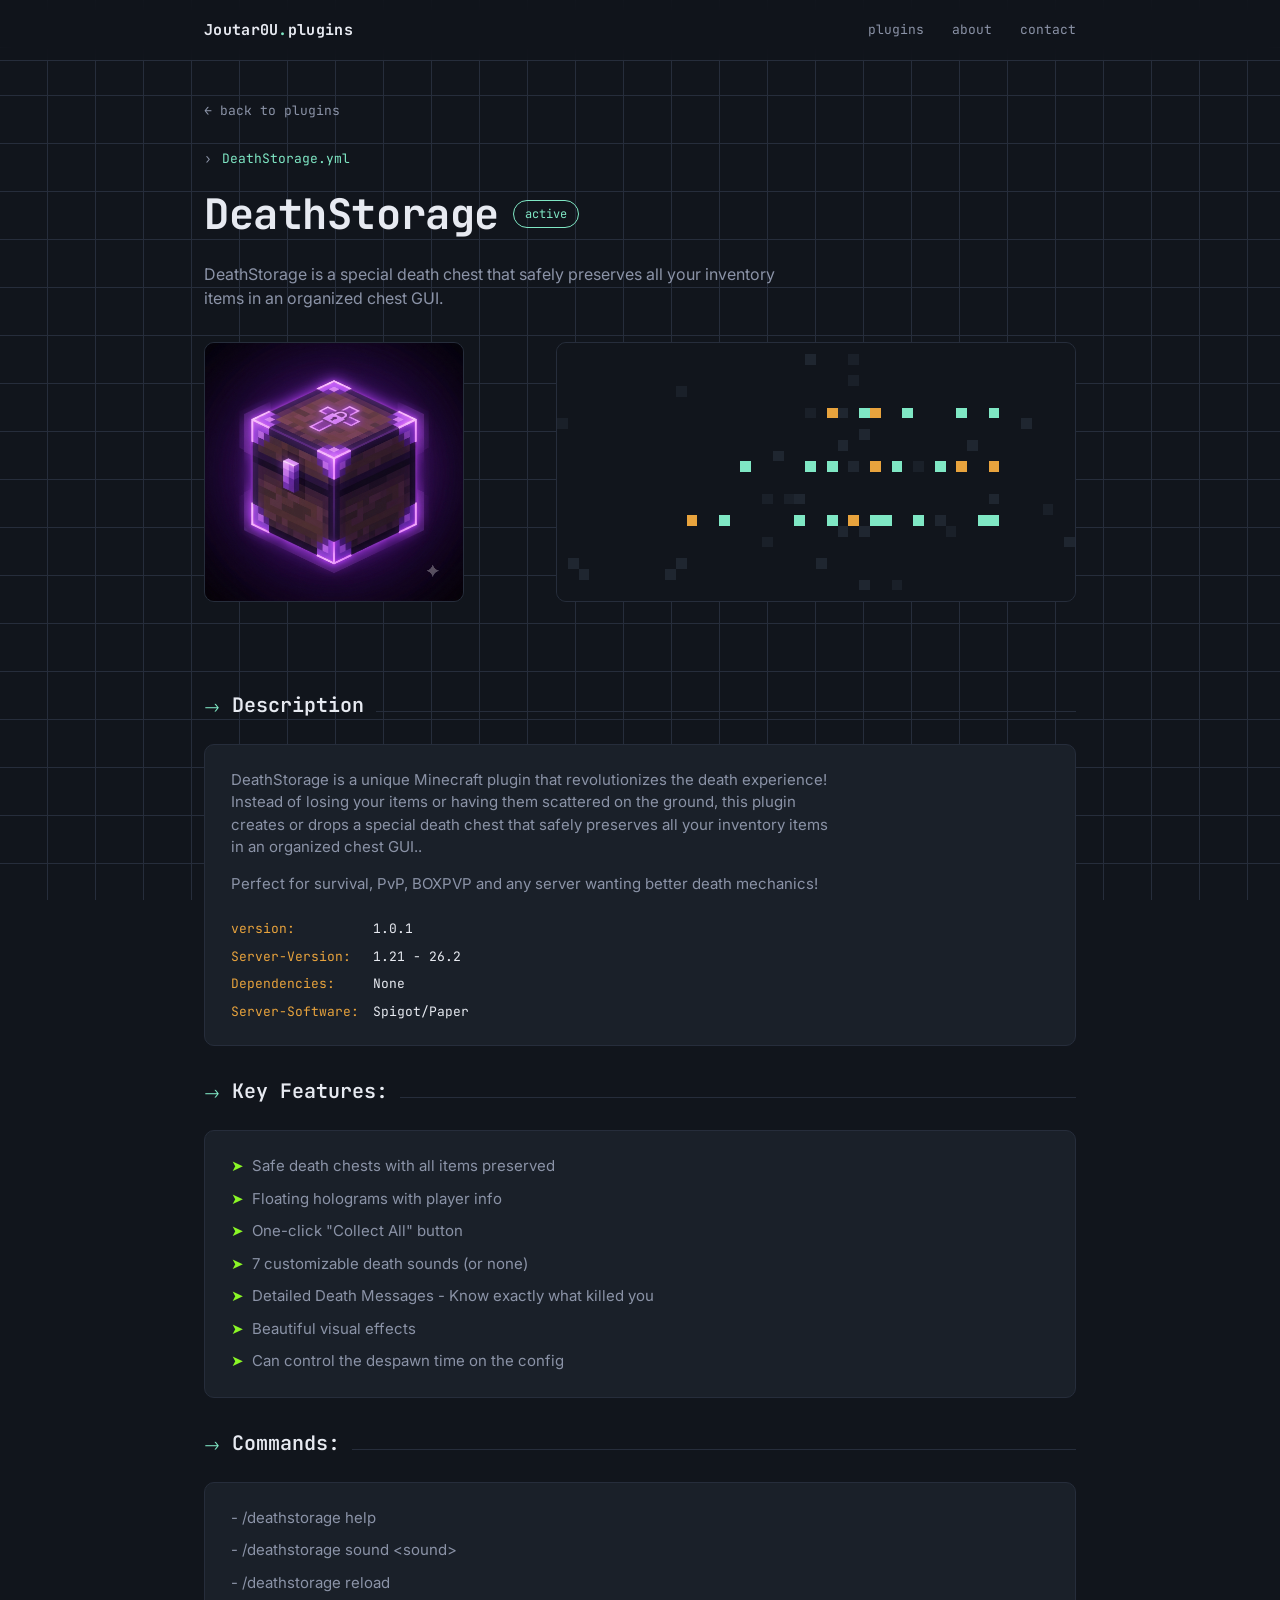
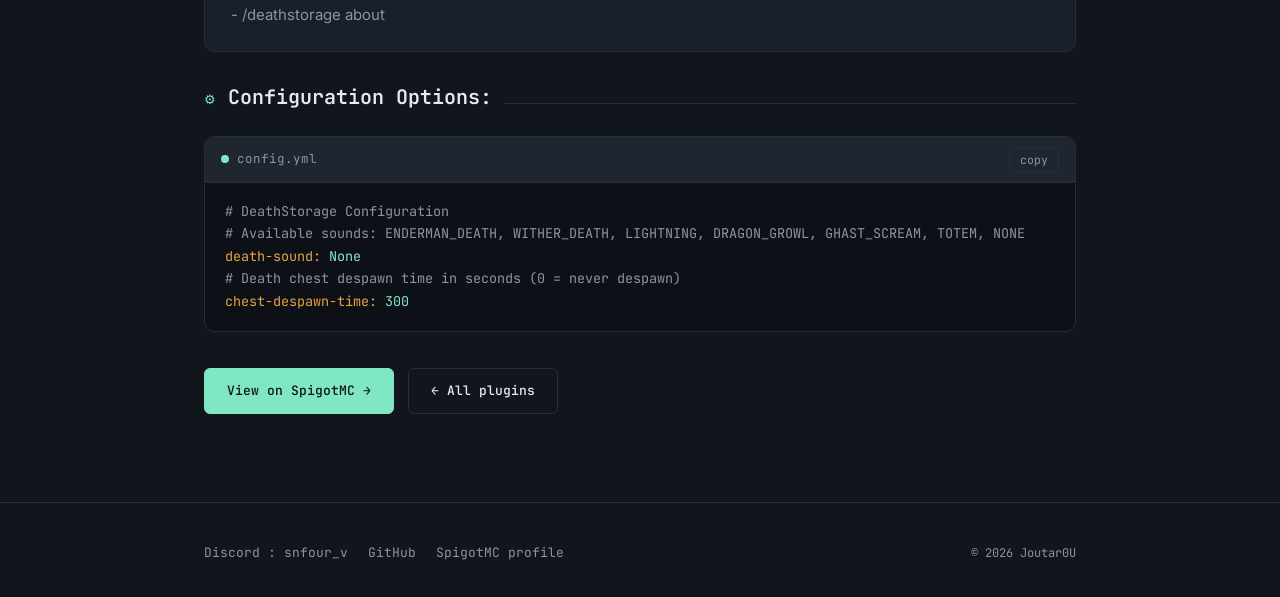
<file: DeathStorage/DeathStorage.html>
<!DOCTYPE html>
<html lang="en">
<head>
<meta charset="UTF-8">
<meta name="viewport" content="width=device-width, initial-scale=1.0">
<title>DeathStorage — Joutar0U Plugins</title>
<style>
  @import url('https://fonts.googleapis.com/css2?family=JetBrains+Mono:wght@400;500;600;700&family=Inter:wght@400;500;600&display=swap');
 
  :root{
    --bg:#11151C;
    --surface:#1A2029;
    --surface-2:#1F2630;
    --rule:#262D3B;
    --text:#E7EAF1;
    --text-dim:#8B93A7;
    --accent:#7FE7C4;
    --accent-2:#E8A33D;
    --mono:'JetBrains Mono', ui-monospace, SFMono-Regular, Menlo, Consolas, monospace;
    --sans:'Inter', system-ui, -apple-system, sans-serif;
  }
 
  *{box-sizing:border-box; margin:0; padding:0;}
  html{scroll-behavior:smooth;}
 
  body{
    background:var(--bg);
    color:var(--text);
    font-family:var(--sans);
    line-height:1.5;
    background-image:
      linear-gradient(var(--rule) 1px, transparent 1px),
      linear-gradient(90deg, var(--rule) 1px, transparent 1px);
    background-size:48px 48px;
    background-position:-1px -1px;
    background-attachment:fixed;
  }
 
  a{color:inherit; text-decoration:none;}
  .wrap{max-width:920px; margin:0 auto; padding:0 24px;}
 
  /* ---------- NAV ---------- */
  nav{
    position:sticky; top:0; z-index:10;
    background:rgba(17,21,28,0.85);
    backdrop-filter:blur(8px);
    border-bottom:1px solid var(--rule);
  }
  nav .wrap{display:flex; align-items:center; justify-content:space-between; height:60px;}
  .brand{font-family:var(--mono); font-weight:700; font-size:15px; letter-spacing:0.02em;}
  .brand .dot{color:var(--accent);}
  .navlinks{display:flex; gap:28px; font-family:var(--mono); font-size:13px; color:var(--text-dim);}
  .navlinks a:hover{color:var(--accent);}
 
  /* ---------- BACK LINK ---------- */
  .back{
    display:inline-flex; align-items:center; gap:6px;
    font-family:var(--mono); font-size:13px; color:var(--text-dim);
    margin:40px 0 0;
  }
  .back:hover{color:var(--accent);}
 
  /* ---------- PLUGIN HEADER ---------- */
  .plugin-head{padding:28px 0 40px; position:relative;}
  .eyebrow{
    font-family:var(--mono); font-size:13px; color:var(--accent);
    display:flex; align-items:center; gap:10px; margin-bottom:14px;
  }
  .eyebrow::before{content:'›'; color:var(--text-dim);}
 
  .title-row{display:flex; align-items:center; gap:14px; flex-wrap:wrap;}
  h1{
    font-family:var(--mono);
    font-size:clamp(28px, 4.5vw, 42px);
    font-weight:700;
    letter-spacing:-0.01em;
  }
  .badge{
    font-family:var(--mono); font-size:12px; padding:4px 11px;
    border-radius:999px; border:1px solid var(--accent); color:var(--accent);
  }
 
  .lede{
    margin-top:16px; max-width:60ch;
    color:var(--text-dim); font-size:16px;
  }
 
  /* ---------- IMAGE ---------- */
  .head-row{
    margin-top:32px;
    display:flex;
    align-items:flex-start;
    justify-content:space-between;
    gap:24px;
    flex-wrap:wrap;
  }
 
  .plugin-img{
    width:260px;
    height:260px;
    border-radius:10px;
    border:1px dashed var(--rule);
    background:var(--surface);
    display:flex; align-items:center; justify-content:center;
    overflow:hidden;
    flex-shrink:0;
  }
  .plugin-img:has(img){
    border-style:solid;
    background:transparent;
  }
  .plugin-img img{width:100%; height:100%; object-fit:cover; display:block;}
  .plugin-img .img-placeholder{
    font-family:var(--mono); font-size:14px; color:var(--text-dim);
  }
 
  /* ---------- PIXEL ANIMATION ---------- */
  .pixel-anim{
    flex:1;
    min-width:260px;
    max-width:520px;
    height:260px;
    border-radius:10px;
    border:1px solid var(--rule);
    background:var(--surface);
    image-rendering:pixelated;
    display:block;
  }
 
  /* ---------- DESCRIPTION ---------- */
  .section{padding:48px 0;}
  .section-head{
    display:flex; align-items:baseline; gap:12px; margin-bottom:24px;
    font-family:var(--mono);
  }
  .section-head .tag{color:var(--accent); font-size:13px;}
  .section-head h2{font-size:20px; font-weight:600;}
  .section-head .rule{flex:1; height:1px; background:var(--rule);}
 
  .desc{
    background:var(--surface);
    border:1px solid var(--rule);
    border-radius:10px;
    padding:24px 26px;
  }
  .desc p{color:var(--text-dim); font-size:15px; max-width:68ch;}
  .desc p + p{margin-top:14px;}
 
  .desc ul{
    list-style:none;
    color:var(--text-dim);
    font-size:15px;
    max-width:68ch;
    display:flex;
    flex-direction:column;
    gap:10px;
  }
  .desc ul li{display:flex; align-items:flex-start; gap:8px;}
 
  .meta{
    margin-top:24px; font-family:var(--mono); font-size:13px;
    color:var(--text-dim); display:grid; grid-template-columns:auto 1fr; gap:8px 14px;
  }
  .meta .k{color:var(--accent-2);}
  .meta .v{color:var(--text);}
 
  /* ---------- CTA ---------- */
  .cta{margin-top:36px; display:flex; gap:14px; flex-wrap:wrap;}
  .btn{
    font-family:var(--mono); font-size:13px; font-weight:500;
    padding:12px 22px; border-radius:6px; border:1px solid var(--rule);
    transition:border-color .15s ease, color .15s ease, transform .15s ease;
  }
  .btn:hover{border-color:var(--accent); color:var(--accent); transform:translateY(-1px);}
  .btn.solid{background:var(--accent); color:#0E1410; border-color:var(--accent);}
  .btn.solid:hover{color:#0E1410; opacity:0.9; transform:translateY(-1px);}
 
  /* ---------- FOOTER ---------- */
  footer{border-top:1px solid var(--rule); padding:40px 0; margin-top:40px;}
  footer .wrap{display:flex; align-items:center; justify-content:space-between; flex-wrap:wrap; gap:16px;}
  footer .f-links{display:flex; gap:20px; font-family:var(--mono); font-size:13px; color:var(--text-dim);}
  footer .f-links a:hover{color:var(--accent);}
  footer .copy{font-family:var(--mono); font-size:12px; color:var(--text-dim);}
 
  @media (max-width:640px){
    .navlinks{display:none;}
    .meta{grid-template-columns:1fr;}
    .pixel-anim{display:none;}
  }
  
  .highlight {
    color: #8BF726;
  }
  
  /* -----------------the code section ---------------*/
  .code-box{
    background:#0D1117;
    border:1px solid var(--rule);
    border-radius:10px;
    overflow:hidden;
    font-family:var(--mono);
  }
  .code-box-top{
    display:flex; align-items:center; justify-content:space-between;
    padding:10px 16px;
    background:var(--surface-2);
    border-bottom:1px solid var(--rule);
  }
  .code-box-title{
    font-size:12.5px; color:var(--text-dim);
    display:flex; align-items:center; gap:8px;
  }
  .code-box-title::before{
    content:''; width:8px; height:8px; border-radius:50%;
    background:var(--accent); display:inline-block;
  }
  .code-box-copy{
    font-family:var(--mono); font-size:11.5px; color:var(--text-dim);
    background:none; border:1px solid var(--rule); border-radius:5px;
    padding:4px 10px; cursor:pointer;
    transition:border-color .15s ease, color .15s ease;
  }
  .code-box-copy:hover{border-color:var(--accent); color:var(--accent);}
  .code-box pre{
    margin:0; padding:18px 20px;
    overflow-x:auto;
    font-size:13.5px; line-height:1.6;
  }
  .code-box code{font-family:var(--mono); white-space:pre;}
 
  /* simple yaml-ish highlighting via spans */
  .yk{color:var(--accent-2);}      /* keys */
  .ys{color:var(--accent);}        /* strings/values */
  .yc{color:var(--text-dim);}      /* comments */
  .yn{color:#C9A0FF;}              /* numbers/bools */
  
</style>
</head>
<body>

<nav>
  <div class="wrap">
    <div class="brand">Joutar0U<span class="dot">.</span>plugins</div>
    <div class="navlinks">
      <a href="../index.html#plugins">plugins</a>
      <a href="../index.html#about">about</a>
      <a href="../index.html#contact">contact</a>
    </div>
  </div>
</nav>

<div class="wrap">
  <a class="back" href="../index.html">&larr; back to plugins</a>

  <header class="plugin-head">
    <div class="eyebrow">DeathStorage.yml</div>
    <div class="title-row">
      <h1>DeathStorage</h1>
      <span class="badge">active</span>
    </div>
    <p class="lede">
      DeathStorage is a special death chest that safely preserves all your inventory items in an organized chest GUI.
    </p>
    <div class="head-row">
    <!-- replace the placeholder div below with an <img src="..." alt="DeathStorage screenshot"> when you have an image -->
    <div class="plugin-img">
      <img src="DeathStorage.jpg" alt="DeathStorage screenshot">
    </div>
	 <canvas id="pixelAnim" class="pixel-anim" width="480" height="240"></canvas>
	 </div>
  </header>

  <section class="section">
    <div class="section-head">
      <span class="tag">-></span>
      <h2>Description</h2>
      <div class="rule"></div>
    </div>

    <div class="desc">
      <p>
        DeathStorage is a unique Minecraft plugin that revolutionizes the death experience!
	    Instead of losing your items or having them scattered on the ground,
	    this plugin creates or drops a special death chest that safely preserves
		all your inventory items in an organized chest GUI..
      </p>
	  <p>
	    Perfect for survival, PvP, BOXPVP and any server wanting better death mechanics!
	  </p>

      <div class="meta">
        <span class="k">version:</span><span class="v">1.0.1</span>
        <span class="k">Server-Version:</span><span class="v">1.21 - 26.2</span>
		<span class="k">Dependencies:</span><span class="v">None</span>
		<span class="k">Server-Software:</span><span class="v">Spigot/Paper</span>
      </div>
    </div>
	
	<div style="height: 30px;"></div>
	<div class="section-head">
      <span class="tag">-></span>
      <h2>Key Features:</h2>
      <div class="rule"></div>
    </div>
	
	<div class="desc">
      <ul>
        <li><span class="highlight">➤</span> Safe death chests with all items preserved</li>
        <li><span class="highlight">➤</span> Floating holograms with player info</li>
        <li><span class="highlight">➤</span> One-click "Collect All" button</li>
        <li><span class="highlight">➤</span> 7 customizable death sounds (or none)</li>
        <li><span class="highlight">➤</span> Detailed Death Messages - Know exactly what killed you</li>
		<li><span class="highlight">➤</span> Beautiful visual effects</li>
        <li><span class="highlight">➤</span> Can control the despawn time on the config</li>
      </ul>
    </div>
	
	<div style="height: 30px;"></div>
	<div class="section-head">
      <span class="tag">-></span>
      <h2>Commands:</h2>
      <div class="rule"></div>
    </div>
	
	<div class="desc">
      <ul>
        <li><span class="whity">- /deathstorage help</span></li>
        <li><span class="whity">- /deathstorage sound &lt;sound&gt;</li>
        <li><span class="whity">- /deathstorage reload</li>
        <li><span class="whity">- /deathstorage about</li>
    </div>
	
	<div style="height: 30px;"></div>
	<div class="section-head">
      <span class="tag">⚙</span>
      <h2>Configuration Options:</h2>
      <div class="rule"></div>
    </div>
	
	<div class="code-box">
  <div class="code-box-top">
    <span class="code-box-title">config.yml</span>
    <button class="code-box-copy" onclick="
      navigator.clipboard.writeText(document.getElementById('configYmlCode').innerText);
      this.innerText='copied!';
      setTimeout(()=>this.innerText='copy',1200);
    ">copy</button>
  </div>
  <pre><code id="configYmlCode"><span class="yc"># DeathStorage Configuration</span>
<span class="yc"># Available sounds: ENDERMAN_DEATH, WITHER_DEATH, LIGHTNING, DRAGON_GROWL, GHAST_SCREAM, TOTEM, NONE</span>
<span class="yk">death-sound:</span> <span class="ys">None</span>
<span class="yc"># Death chest despawn time in seconds (0 = never despawn)</span>
<span class="yk">chest-despawn-time:</span> <span class="ys">300</span></code></pre>
</div>


    <div class="cta">
      <!-- add the real SpigotMC link here when ready -->
      <a class="btn solid" href="https://www.spigotmc.org/resources/deathstorage-1-21-_-26-2.136511/" target="_blank" rel="noopener">View on SpigotMC →</a>
      <a class="btn" href="../index.html#plugins">← All plugins</a>
    </div>
  </section>
</div>

<footer id="contact">
  <div class="wrap">
    <div class="f-links">
      <a href="https://discord.gg/V2tMdnDUq">Discord : snfour_v</a>
      <a href="#">GitHub</a>
      <a href="https://www.spigotmc.org/members/joutar0u.2323052/">SpigotMC profile</a>
    </div>
    <div class="copy">© 2026 Joutar0U</div>
  </div>
</footer>
<script>
(function(){
  const canvas = document.getElementById('pixelAnim');
  const ctx = canvas.getContext('2d');
 
  // low-res grid scaled up by CSS image-rendering:pixelated
  const COLS = 48, ROWS = 24;
  const cellW = canvas.width / COLS;
  const cellH = canvas.height / ROWS;
 
  // colors pulled from the page palette
  const palette = ['#11151C', '#1A2029', '#1F2630', '#262D3B', '#7FE7C4', '#E8A33D'];
 
  // "garbled" vs "fixed" character glyphs drawn as pixel blocks
  // we simulate scrambled noise resolving into a clean readable pattern (like ArabicFix resolving text)
  const grid = new Array(COLS * ROWS).fill(0);
 
  // target pattern: a simple right-to-left "checkmark/text line" shape to represent fixed text
  function buildTarget(){
    const target = new Array(COLS * ROWS).fill(0);
    // draw a few horizontal "text lines" of blocks, rtl-ish, to suggest corrected text rows
    const lines = [6, 11, 16];
    lines.forEach((row, li) => {
      const len = 22 + li * 4;
      const startCol = COLS - 6 - len;
      for (let i = 0; i < len; i++){
        if (Math.random() > 0.18){
          const col = startCol + i;
          target[row * COLS + col] = 4 + (Math.random() > 0.7 ? 1 : 0);
        }
      }
    });
    return target;
  }
 
  let target = buildTarget();
  let progress = 0; // 0 = fully scrambled, 1 = fully resolved
  let direction = 1;
  let lastSwap = 0;
 
  function randomNoiseValue(){
    return Math.random() > 0.85 ? Math.floor(Math.random() * 4) : 0;
  }
 
  function step(timestamp){
    // animate progress as a slow pulse: scramble -> resolve -> hold -> rescramble
    progress += direction * 0.004;
    if (progress >= 1){ progress = 1; direction = -1; lastSwap = timestamp; }
    if (progress <= 0 && direction === -1){
      progress = 0;
      direction = 1;
      target = buildTarget();
    }
 
    for (let i = 0; i < grid.length; i++){
      const isTargetCell = target[i] > 0;
      if (isTargetCell){
        // resolve toward target color based on progress, with flicker before settling
        if (Math.random() < progress){
          grid[i] = target[i];
        } else {
          grid[i] = randomNoiseValue();
        }
      } else {
        // background cells occasionally flicker with faint noise, less as progress increases
        grid[i] = Math.random() < (0.04 * (1 - progress)) ? 1 + Math.floor(Math.random()*2) : 0;
      }
    }
 
    draw();
    requestAnimationFrame(step);
  }
 
  function draw(){
    ctx.fillStyle = palette[0];
    ctx.fillRect(0, 0, canvas.width, canvas.height);
 
    for (let r = 0; r < ROWS; r++){
      for (let c = 0; c < COLS; c++){
        const v = grid[r * COLS + c];
        if (v === 0) continue;
        ctx.fillStyle = palette[v];
        ctx.fillRect(c * cellW, r * cellH, cellW, cellH);
      }
    }
  }
 
  requestAnimationFrame(step);
})();
</script>

</body>
</html>
</file>
